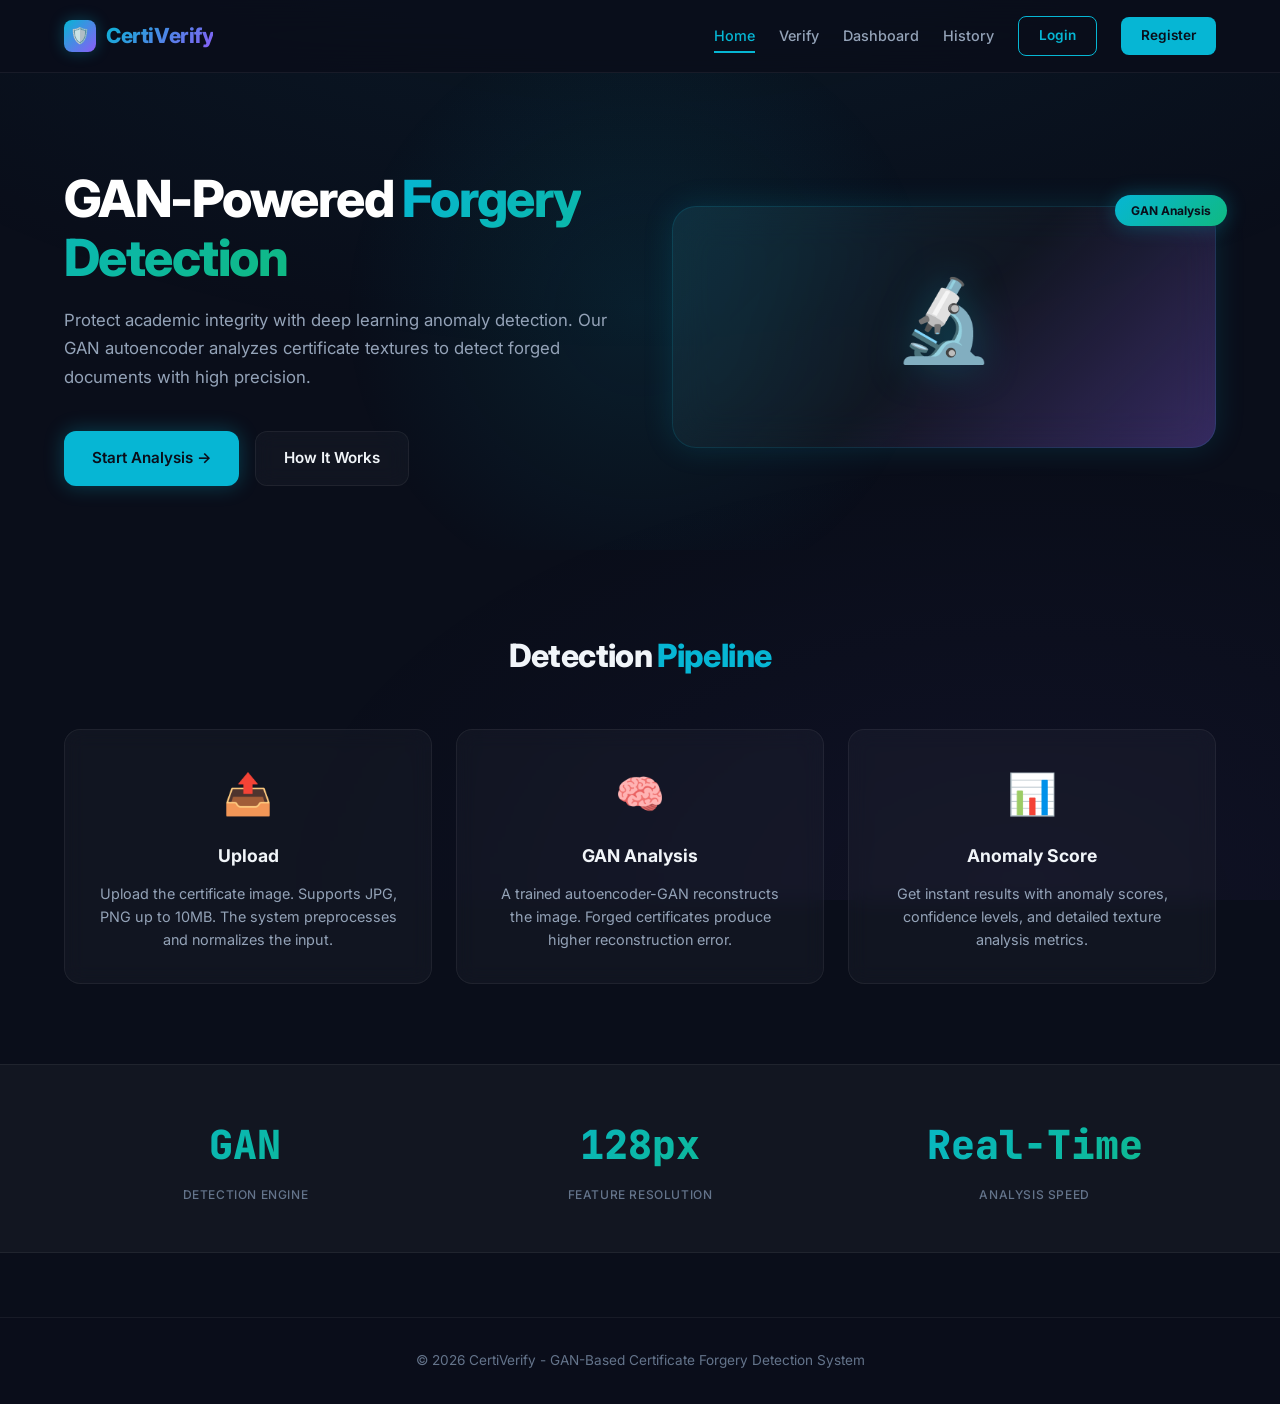
<file: frontend/index.html>
<!-- frontend/index.html -->
<!DOCTYPE html>
<html lang="en">

<head>
    <meta charset="UTF-8">
    <meta name="viewport" content="width=device-width, initial-scale=1.0">
    <title>CertiVerify - AI Certificate Forgery Detection</title>
    <meta name="description" content="AI-powered certificate forgery detection using GAN anomaly analysis and texture features.">
    <link rel="stylesheet" href="css/style.css">
</head>

<body>
    <nav class="navbar">
        <div class="container">
            <div class="nav-brand">
                <span class="brand-icon">🛡️</span>
                <span class="brand-text">CertiVerify</span>
            </div>
            <div class="nav-links" id="navLinks">
                <a href="index.html" class="active">Home</a>
                <a href="verify.html">Verify</a>
                <a href="dashboard.html">Dashboard</a>
                <a href="history.html">History</a>
                <a href="login.html" id="loginBtn" class="btn-login">Login</a>
                <a href="register.html" id="registerBtn" class="btn-register">Register</a>
                <a href="#" id="logoutBtn" class="btn-logout" style="display: none;">Logout</a>
            </div>
            <div class="mobile-menu-btn" onclick="toggleMobileMenu()">☰</div>
        </div>
    </nav>

    <main>
        <!-- Hero Section -->
        <section class="hero">
            <div class="container">
                <div class="hero-content">
                    <h1 class="hero-title">
                        GAN-Powered <span class="highlight">Forgery Detection</span>
                    </h1>
                    <p class="hero-subtitle">
                        Protect academic integrity with deep learning anomaly detection.
                        Our GAN autoencoder analyzes certificate textures to detect forged documents with high precision.
                    </p>
                    <div class="hero-buttons">
                        <a href="verify.html" class="btn btn-primary">Start Analysis →</a>
                        <a href="#features" class="btn btn-secondary">How It Works</a>
                    </div>
                </div>
                <div class="hero-image">
                    <div class="certificate-card">
                        <div class="certificate-icon">🔬</div>
                        <div class="certificate-badge">GAN Analysis</div>
                    </div>
                </div>
            </div>
        </section>

        <!-- Features Section -->
        <section id="features" class="features">
            <div class="container">
                <h2 class="section-title">Detection <span>Pipeline</span></h2>
                <div class="features-grid">
                    <div class="feature-card">
                        <div class="feature-icon">📤</div>
                        <h3>Upload</h3>
                        <p>Upload the certificate image. Supports JPG, PNG up to 10MB. The system preprocesses and normalizes the input.</p>
                    </div>
                    <div class="feature-card">
                        <div class="feature-icon">🧠</div>
                        <h3>GAN Analysis</h3>
                        <p>A trained autoencoder-GAN reconstructs the image. Forged certificates produce higher reconstruction error.</p>
                    </div>
                    <div class="feature-card">
                        <div class="feature-icon">📊</div>
                        <h3>Anomaly Score</h3>
                        <p>Get instant results with anomaly scores, confidence levels, and detailed texture analysis metrics.</p>
                    </div>
                </div>
            </div>
        </section>

        <!-- Stats Section -->
        <section class="stats">
            <div class="container">
                <div class="stats-grid">
                    <div class="stat-card">
                        <div class="stat-number">GAN</div>
                        <div class="stat-label">Detection Engine</div>
                    </div>
                    <div class="stat-card">
                        <div class="stat-number">128px</div>
                        <div class="stat-label">Feature Resolution</div>
                    </div>
                    <div class="stat-card">
                        <div class="stat-number">Real-Time</div>
                        <div class="stat-label">Analysis Speed</div>
                    </div>
                </div>
            </div>
        </section>
    </main>

    <footer class="footer">
        <div class="container">
            <p>&copy; 2026 CertiVerify - GAN-Based Certificate Forgery Detection System</p>
        </div>
    </footer>

    <script src="js/api.js"></script>
    <script src="js/auth.js"></script>
    <script src="js/main.js"></script>
</body>

</html>
</file>
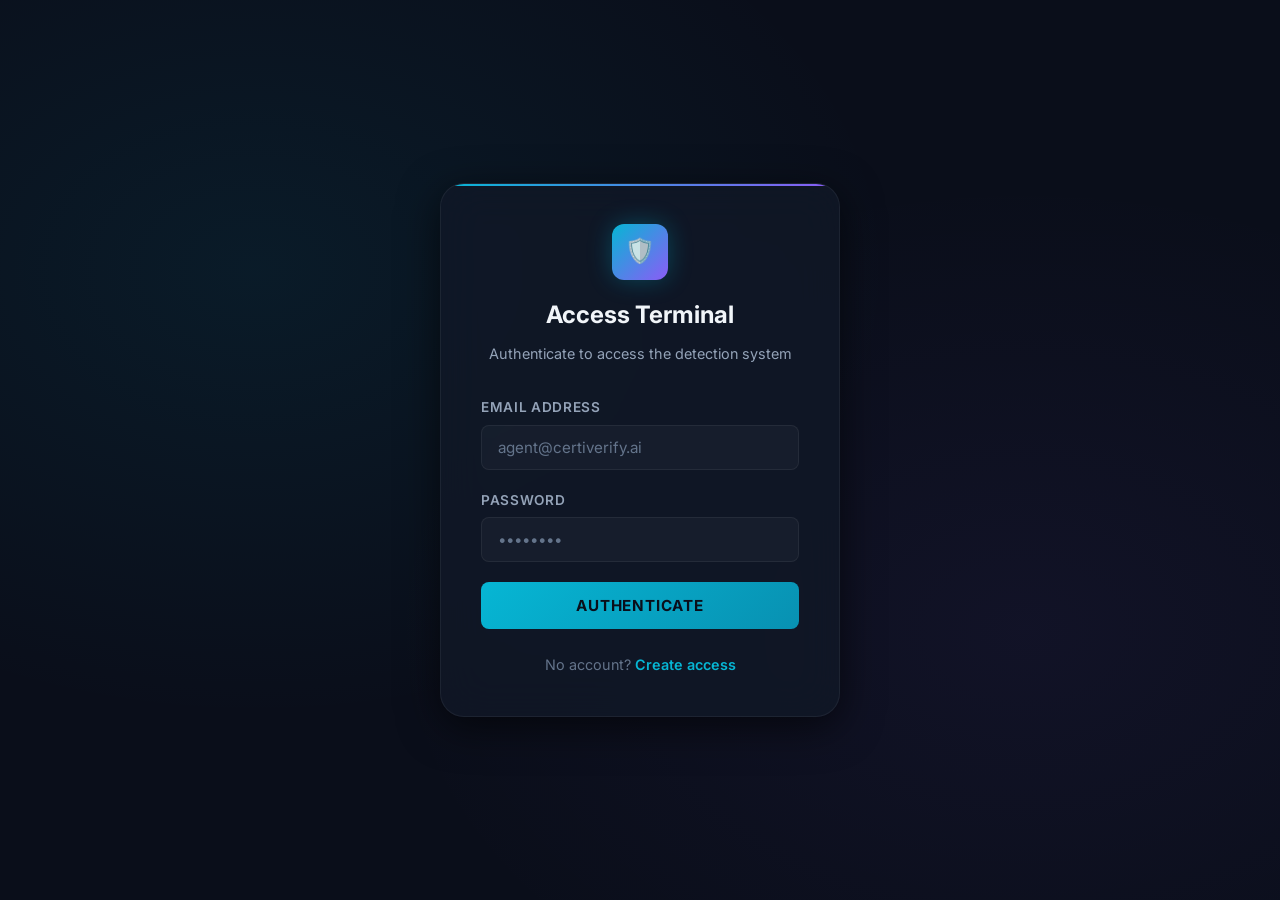
<file: frontend/history.html>
<!-- frontend/history.html -->
<!DOCTYPE html>
<html lang="en">

<head>
    <meta charset="UTF-8">
    <meta name="viewport" content="width=device-width, initial-scale=1.0">
    <title>Scan History - CertiVerify</title>
    <link rel="stylesheet" href="css/style.css">
</head>

<body>
    <nav class="navbar">
        <div class="container">
            <div class="nav-brand">
                <span class="brand-icon">🛡️</span>
                <span class="brand-text">CertiVerify</span>
            </div>
            <div class="nav-links" id="navLinks">
                <a href="index.html">Home</a>
                <a href="verify.html">Verify</a>
                <a href="dashboard.html">Dashboard</a>
                <a href="history.html" class="active">History</a>
                <a href="#" id="logoutBtnNav" class="btn-logout">Logout</a>
            </div>
        </div>
    </nav>

    <main class="container">
        <div class="page-header">
            <h1>📜 Scan History</h1>
            <p>Complete log of all certificate analyses</p>
        </div>

        <div class="history-filters">
            <input type="text" id="searchInput" placeholder="Search by filename..." class="search-input">
            <select id="filterResult" class="filter-select">
                <option value="all">All Results</option>
                <option value="real">Authentic Only</option>
                <option value="fake">Forged Only</option>
            </select>
        </div>

        <div class="table-container">
            <table class="data-table" id="historyTable">
                <thead>
                    <tr>
                        <th>ID</th>
                        <th>Document</th>
                        <th>Result</th>
                        <th>Confidence</th>
                        <th>Texture</th>
                        <th>GAN Score</th>
                        <th>Date</th>
                        <th>Action</th>
                    </tr>
                </thead>
                <tbody id="historyTableBody">
                    <tr>
                        <td colspan="8" class="text-center">No scans recorded yet</td>
                    </tr>
                </tbody>
            </table>
        </div>

        <div class="pagination" id="pagination"></div>
    </main>

    <div id="toast" class="toast"></div>

    <script src="js/api.js"></script>
    <script src="js/auth.js"></script>
    <script src="js/history.js"></script>
</body>

</html>
</file>
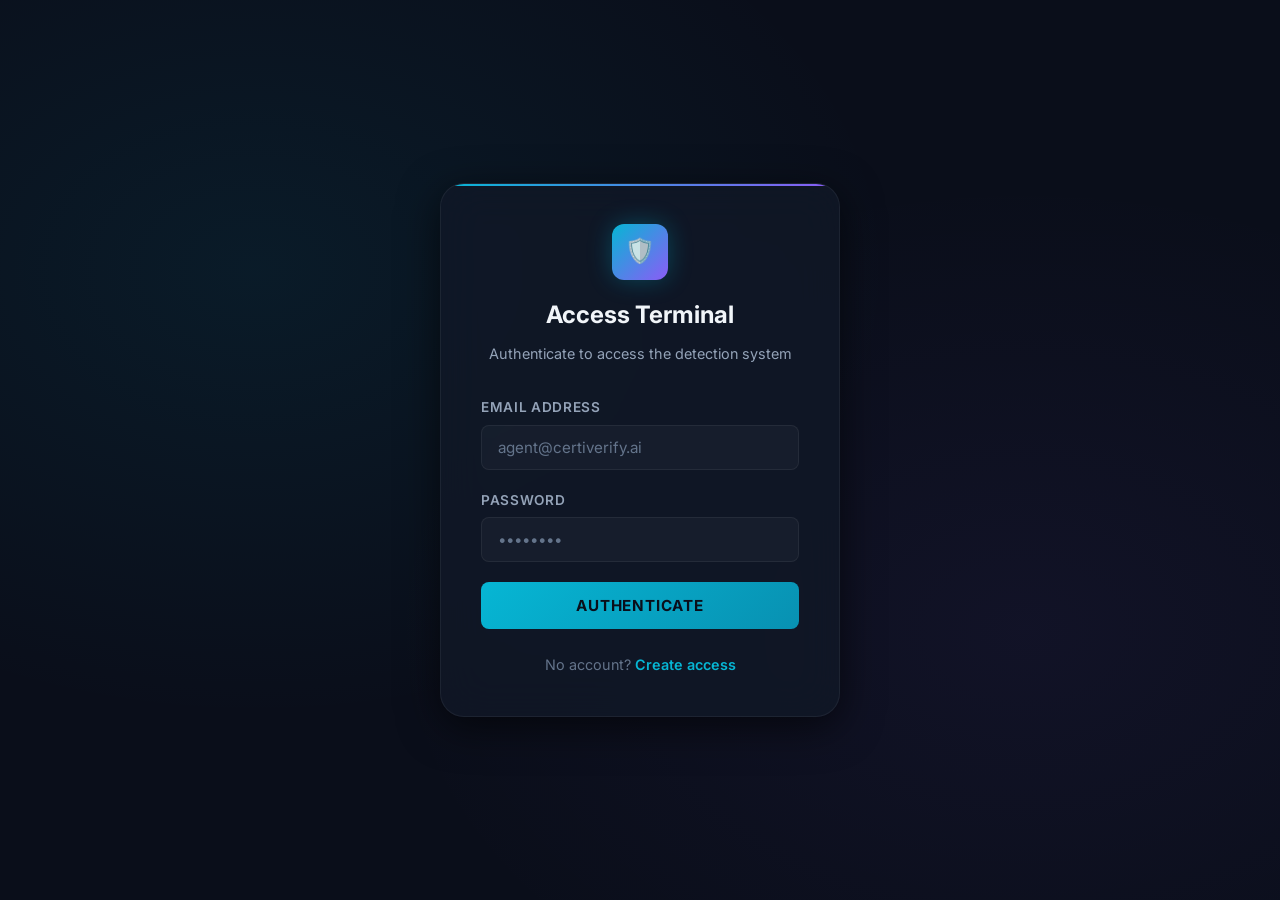
<file: frontend/login.html>
<!-- frontend/login.html -->
<!DOCTYPE html>
<html lang="en">

<head>
    <meta charset="UTF-8">
    <meta name="viewport" content="width=device-width, initial-scale=1.0">
    <title>Login - CertiVerify</title>
    <link rel="stylesheet" href="css/style.css">
</head>

<body class="auth-page">
    <div class="auth-container">
        <div class="auth-card">
            <div class="auth-header">
                <div class="auth-logo">🛡️</div>
                <h2>Access Terminal</h2>
                <p>Authenticate to access the detection system</p>
            </div>

            <form id="loginForm" class="auth-form">
                <div class="form-group">
                    <label for="email">Email Address</label>
                    <input type="email" id="email" name="email" required placeholder="agent@certiverify.ai">
                </div>

                <div class="form-group">
                    <label for="password">Password</label>
                    <input type="password" id="password" name="password" required placeholder="••••••••">
                </div>

                <button type="submit" class="btn-auth">Authenticate</button>
            </form>

            <div class="auth-footer">
                <p>No account? <a href="register.html">Create access</a></p>
            </div>
        </div>
    </div>

    <div id="toast" class="toast"></div>

    <script src="js/api.js"></script>
    <script src="js/auth.js"></script>
</body>

</html>
</file>
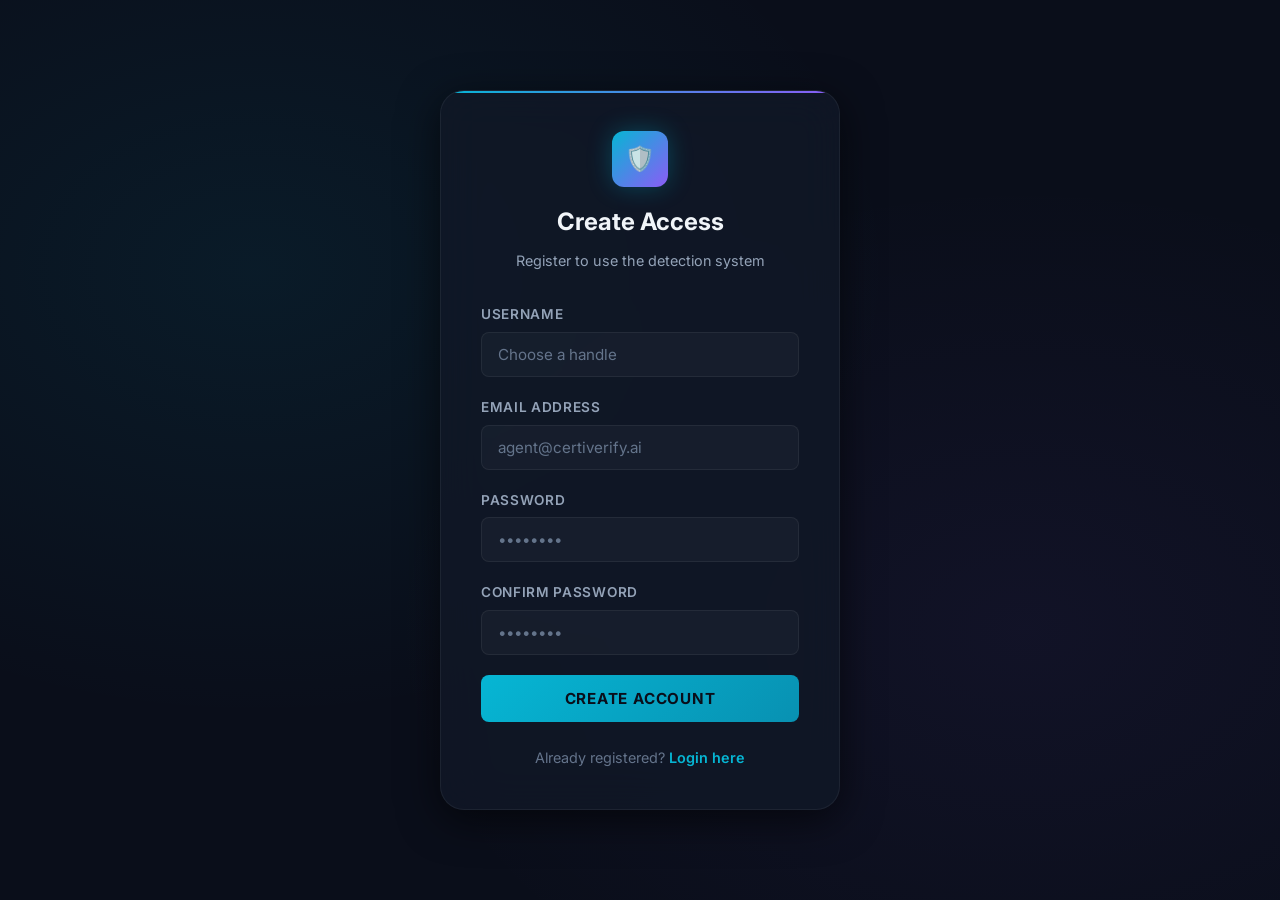
<file: frontend/register.html>
<!-- frontend/register.html -->
<!DOCTYPE html>
<html lang="en">

<head>
    <meta charset="UTF-8">
    <meta name="viewport" content="width=device-width, initial-scale=1.0">
    <title>Register - CertiVerify</title>
    <link rel="stylesheet" href="css/style.css">
</head>

<body class="auth-page">
    <div class="auth-container">
        <div class="auth-card">
            <div class="auth-header">
                <div class="auth-logo">🛡️</div>
                <h2>Create Access</h2>
                <p>Register to use the detection system</p>
            </div>

            <form id="registerForm" class="auth-form">
                <div class="form-group">
                    <label for="username">Username</label>
                    <input type="text" id="username" name="username" required placeholder="Choose a handle">
                </div>

                <div class="form-group">
                    <label for="email">Email Address</label>
                    <input type="email" id="email" name="email" required placeholder="agent@certiverify.ai">
                </div>

                <div class="form-group">
                    <label for="password">Password</label>
                    <input type="password" id="password" name="password" required placeholder="••••••••">
                </div>

                <div class="form-group">
                    <label for="confirmPassword">Confirm Password</label>
                    <input type="password" id="confirmPassword" name="confirmPassword" required
                        placeholder="••••••••">
                </div>

                <button type="submit" class="btn-auth">Create Account</button>
            </form>

            <div class="auth-footer">
                <p>Already registered? <a href="login.html">Login here</a></p>
            </div>
        </div>
    </div>

    <div id="toast" class="toast"></div>

    <script src="js/api.js"></script>
    <script src="js/auth.js"></script>
</body>

</html>
</file>
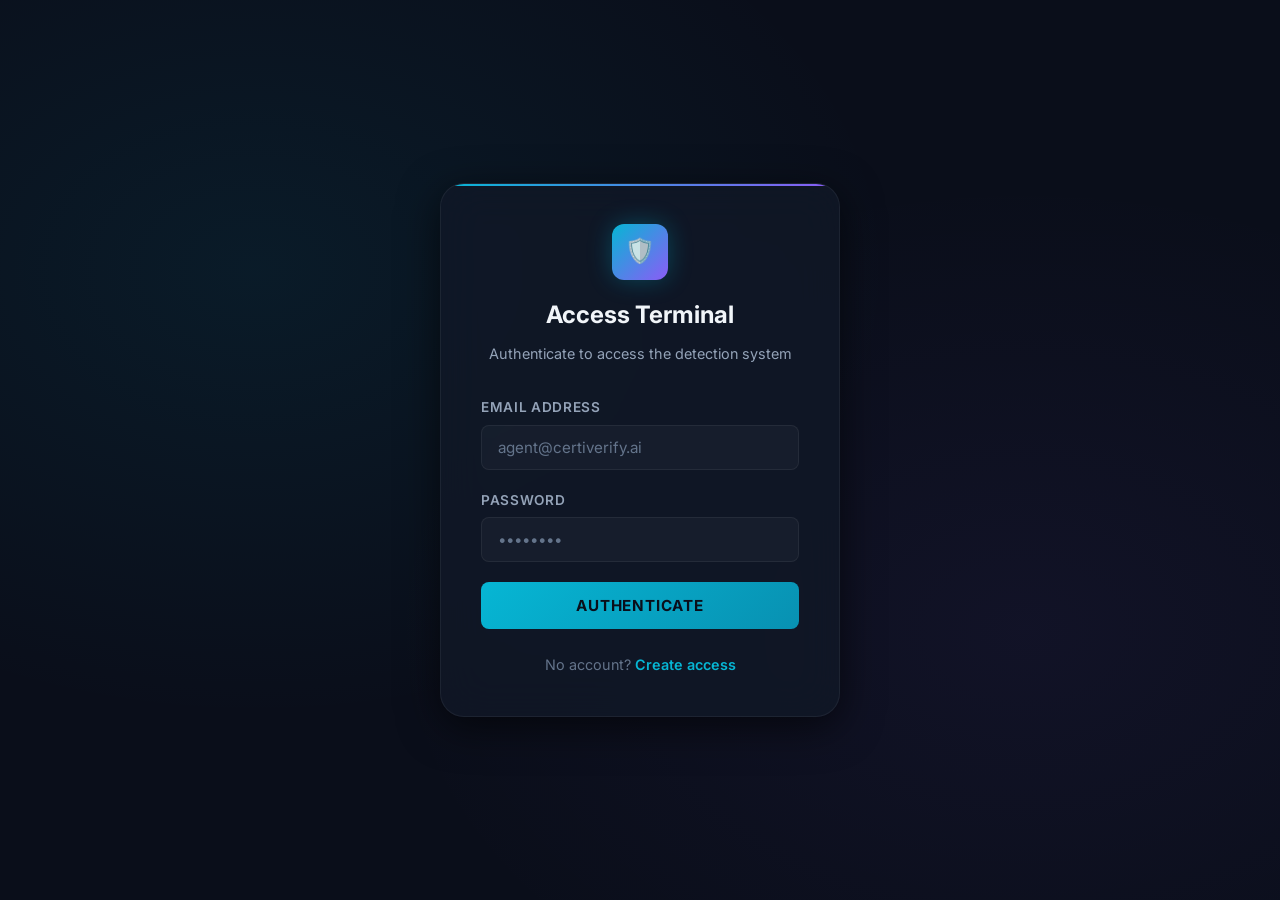
<file: frontend/verify.html>
<!-- frontend/verify.html -->
<!DOCTYPE html>
<html lang="en">

<head>
    <meta charset="UTF-8">
    <meta name="viewport" content="width=device-width, initial-scale=1.0">
    <title>Verify Certificate - CertiVerify</title>
    <link rel="stylesheet" href="css/style.css">
</head>

<body>
    <nav class="navbar">
        <div class="container">
            <div class="nav-brand">
                <span class="brand-icon">🛡️</span>
                <span class="brand-text">CertiVerify</span>
            </div>
            <div class="nav-links" id="navLinks">
                <a href="index.html">Home</a>
                <a href="verify.html" class="active">Verify</a>
                <a href="dashboard.html">Dashboard</a>
                <a href="history.html">History</a>
                <a href="#" id="logoutBtnNav" class="btn-logout">Logout</a>
            </div>
        </div>
    </nav>

    <main class="container">
        <div class="page-header">
            <h1>🔬 Certificate Analysis</h1>
            <p>Upload a certificate image for GAN-powered forgery detection</p>
        </div>

        <div class="verify-container">
            <!-- Upload Area -->
            <div class="upload-area" id="uploadArea">
                <div class="upload-icon">📄</div>
                <h3>Drop Certificate Image Here</h3>
                <p>or click to select a file</p>
                <input type="file" id="fileInput" accept="image/jpeg,image/png,image/jpg" style="display: none;">
                <button class="btn-browse" onclick="document.getElementById('fileInput').click()">Browse Files</button>
                <p class="upload-hint">Supported: JPG, PNG | Max: 10MB</p>
            </div>

            <!-- Preview Area -->
            <div id="previewArea" class="preview-area" style="display: none;">
                <div class="preview-header">
                    <h3>Image Preview</h3>
                    <button class="btn-remove" onclick="clearPreview()">✕</button>
                </div>
                <img id="previewImage" class="preview-image" alt="Preview">
                <button id="verifyBtn" class="btn-verify">▶ Run GAN Analysis</button>
            </div>

            <!-- Loading Indicator -->
            <div id="loadingIndicator" class="loading-indicator" style="display: none;">
                <div class="spinner"></div>
                <p>Running anomaly detection pipeline...</p>
                <p class="loading-step">Initializing GAN autoencoder...</p>
            </div>

            <!-- Results Area -->
            <div id="resultsArea" class="results-area" style="display: none;">
                <div class="result-header">
                    <h2>Analysis Complete</h2>
                    <button class="btn-new-verification" onclick="resetVerification()">+ New Scan</button>
                </div>

                <div id="resultContent"></div>
            </div>
        </div>
    </main>

    <div id="toast" class="toast"></div>

    <script src="js/api.js"></script>
    <script src="js/auth.js"></script>
    <script src="js/verify.js"></script>
</body>

</html>
</file>
<file: frontend/css/style.css>
/* frontend/css/style.css - CertiVerify Dark Cybersecurity Theme */
@import url('https://fonts.googleapis.com/css2?family=Inter:wght@300;400;500;600;700;800;900&family=JetBrains+Mono:wght@400;500;700&display=swap');

/* ============================================================ */
/*  CSS Custom Properties (Design Tokens)                       */
/* ============================================================ */
:root {
    --bg-primary: #0a0e1a;
    --bg-secondary: #111827;
    --bg-card: rgba(17, 24, 39, 0.8);
    --bg-glass: rgba(255, 255, 255, 0.03);
    --bg-glass-hover: rgba(255, 255, 255, 0.06);

    --accent-cyan: #06b6d4;
    --accent-cyan-glow: rgba(6, 182, 212, 0.3);
    --accent-green: #10b981;
    --accent-green-glow: rgba(16, 185, 129, 0.3);
    --accent-red: #ef4444;
    --accent-red-glow: rgba(239, 68, 68, 0.3);
    --accent-amber: #f59e0b;
    --accent-purple: #8b5cf6;

    --text-primary: #f1f5f9;
    --text-secondary: #94a3b8;
    --text-muted: #64748b;

    --border-color: rgba(255, 255, 255, 0.06);
    --border-glow: rgba(6, 182, 212, 0.15);

    --shadow-sm: 0 1px 3px rgba(0, 0, 0, 0.4);
    --shadow-md: 0 4px 16px rgba(0, 0, 0, 0.5);
    --shadow-lg: 0 10px 40px rgba(0, 0, 0, 0.6);
    --shadow-glow: 0 0 30px rgba(6, 182, 212, 0.15);

    --radius-sm: 8px;
    --radius-md: 12px;
    --radius-lg: 16px;
    --radius-xl: 24px;

    --font-sans: 'Inter', -apple-system, sans-serif;
    --font-mono: 'JetBrains Mono', monospace;
}

/* ============================================================ */
/*  Reset & Base                                                */
/* ============================================================ */
*, *::before, *::after { margin: 0; padding: 0; box-sizing: border-box; }

body {
    font-family: var(--font-sans);
    background: var(--bg-primary);
    color: var(--text-primary);
    line-height: 1.6;
    min-height: 100vh;
    overflow-x: hidden;
}

body::before {
    content: '';
    position: fixed;
    top: 0; left: 0; right: 0; bottom: 0;
    background:
        radial-gradient(ellipse 80% 60% at 50% -20%, rgba(6, 182, 212, 0.08), transparent),
        radial-gradient(ellipse 60% 50% at 80% 100%, rgba(139, 92, 246, 0.05), transparent);
    pointer-events: none;
    z-index: 0;
}

.container { max-width: 1200px; margin: 0 auto; padding: 0 24px; position: relative; z-index: 1; }

a { color: var(--accent-cyan); text-decoration: none; transition: color 0.3s; }
a:hover { color: #22d3ee; }

/* ============================================================ */
/*  Navbar                                                      */
/* ============================================================ */
.navbar {
    background: rgba(10, 14, 26, 0.85);
    backdrop-filter: blur(20px);
    border-bottom: 1px solid var(--border-color);
    position: sticky;
    top: 0;
    z-index: 1000;
}

.navbar .container {
    display: flex;
    justify-content: space-between;
    align-items: center;
    padding: 1rem 24px;
}

.nav-brand {
    display: flex;
    align-items: center;
    gap: 10px;
    font-size: 1.3rem;
    font-weight: 700;
}

.brand-icon {
    width: 32px;
    height: 32px;
    background: linear-gradient(135deg, var(--accent-cyan), var(--accent-purple));
    border-radius: 8px;
    display: flex;
    align-items: center;
    justify-content: center;
    font-size: 1rem;
    box-shadow: 0 0 15px var(--accent-cyan-glow);
}

.brand-text {
    background: linear-gradient(135deg, var(--accent-cyan), var(--accent-purple));
    -webkit-background-clip: text;
    background-clip: text;
    -webkit-text-fill-color: transparent;
    color: transparent;
    font-weight: 800;
    letter-spacing: -0.02em;
}

.nav-links { display: flex; gap: 1.5rem; align-items: center; }

.nav-links a {
    color: var(--text-secondary);
    font-weight: 500;
    font-size: 0.9rem;
    padding: 6px 0;
    position: relative;
    transition: color 0.3s;
}

.nav-links a::after {
    content: '';
    position: absolute;
    bottom: 0; left: 0; right: 0;
    height: 2px;
    background: var(--accent-cyan);
    transform: scaleX(0);
    transition: transform 0.3s;
}

.nav-links a:hover, .nav-links a.active { color: var(--accent-cyan); }
.nav-links a.active::after, .nav-links a:hover::after { transform: scaleX(1); }

.btn-login, .btn-register, .btn-logout {
    padding: 8px 20px !important;
    border-radius: var(--radius-sm) !important;
    font-weight: 600 !important;
    font-size: 0.85rem !important;
    transition: all 0.3s !important;
}

.btn-login {
    background: transparent !important;
    border: 1px solid var(--accent-cyan) !important;
    color: var(--accent-cyan) !important;
}
.btn-login:hover { background: var(--accent-cyan) !important; color: var(--bg-primary) !important; }

.btn-register {
    background: var(--accent-cyan) !important;
    color: var(--bg-primary) !important;
}
.btn-register:hover { background: #22d3ee !important; box-shadow: var(--shadow-glow) !important; }

.btn-logout {
    background: rgba(239, 68, 68, 0.1) !important;
    border: 1px solid rgba(239, 68, 68, 0.3) !important;
    color: var(--accent-red) !important;
}
.btn-logout:hover { background: var(--accent-red) !important; color: white !important; }

.mobile-menu-btn { display: none; font-size: 1.5rem; cursor: pointer; color: var(--text-secondary); }

/* ============================================================ */
/*  Hero Section                                                */
/* ============================================================ */
.hero {
    padding: 6rem 0 4rem;
    background: transparent;
    color: white;
    position: relative;
    overflow: hidden;
}

.hero::before {
    content: '';
    position: absolute;
    top: 50%; left: 50%;
    width: 600px; height: 600px;
    background: radial-gradient(circle, rgba(6, 182, 212, 0.1), transparent 70%);
    transform: translate(-50%, -50%);
    pointer-events: none;
}

.hero .container {
    display: grid;
    grid-template-columns: 1fr 1fr;
    gap: 4rem;
    align-items: center;
}

.hero-title {
    font-size: 3.2rem;
    font-weight: 800;
    line-height: 1.15;
    letter-spacing: -0.03em;
    margin-bottom: 1.2rem;
}

.highlight {
    background: linear-gradient(135deg, var(--accent-cyan), var(--accent-green));
    -webkit-background-clip: text;
    background-clip: text;
    -webkit-text-fill-color: transparent;
    color: transparent;
}

.hero-subtitle {
    font-size: 1.05rem;
    color: var(--text-secondary);
    margin-bottom: 2.5rem;
    line-height: 1.7;
}

.hero-buttons { display: flex; gap: 1rem; }

.btn { display: inline-flex; align-items: center; gap: 8px; font-weight: 600; transition: all 0.3s; }

.btn-primary, .btn-secondary {
    padding: 14px 28px;
    border-radius: var(--radius-md);
    font-weight: 600;
    font-size: 0.95rem;
    transition: all 0.3s;
}

.btn-primary {
    background: var(--accent-cyan);
    color: var(--bg-primary);
    box-shadow: 0 0 20px var(--accent-cyan-glow);
}
.btn-primary:hover { transform: translateY(-2px); box-shadow: 0 0 40px var(--accent-cyan-glow); color: var(--bg-primary); }

.btn-secondary {
    background: var(--bg-glass);
    color: var(--text-primary);
    border: 1px solid var(--border-color);
    backdrop-filter: blur(10px);
}
.btn-secondary:hover { background: var(--bg-glass-hover); transform: translateY(-2px); color: var(--text-primary); }

/* Certificate Card (Hero visual) */
.certificate-card {
    background: var(--bg-glass);
    backdrop-filter: blur(20px);
    border: 1px solid var(--border-glow);
    border-radius: var(--radius-xl);
    padding: 3rem 2rem;
    text-align: center;
    position: relative;
    box-shadow: var(--shadow-glow);
}

.certificate-card::before {
    content: '';
    position: absolute;
    inset: -1px;
    border-radius: var(--radius-xl);
    background: linear-gradient(135deg, var(--accent-cyan-glow), transparent 50%, var(--accent-purple));
    opacity: 0.3;
    z-index: -1;
}

.certificate-icon { font-size: 5rem; margin-bottom: 1rem; filter: drop-shadow(0 0 20px var(--accent-cyan-glow)); }

.certificate-badge {
    position: absolute;
    top: -12px; right: -12px;
    background: linear-gradient(135deg, var(--accent-cyan), var(--accent-green));
    padding: 6px 16px;
    border-radius: 20px;
    font-size: 0.75rem;
    font-weight: 700;
    color: var(--bg-primary);
    box-shadow: 0 0 20px var(--accent-cyan-glow);
}

/* ============================================================ */
/*  Features                                                    */
/* ============================================================ */
.features { padding: 5rem 0; }

.section-title {
    text-align: center;
    font-size: 2rem;
    font-weight: 800;
    margin-bottom: 3rem;
    letter-spacing: -0.02em;
}

.section-title span { color: var(--accent-cyan); }

.features-grid { display: grid; grid-template-columns: repeat(auto-fit, minmax(300px, 1fr)); gap: 1.5rem; }

.feature-card {
    background: var(--bg-glass);
    backdrop-filter: blur(10px);
    border: 1px solid var(--border-color);
    padding: 2rem;
    border-radius: var(--radius-lg);
    text-align: center;
    transition: all 0.4s;
    position: relative;
    overflow: hidden;
}

.feature-card::before {
    content: '';
    position: absolute;
    top: 0; left: 0; right: 0;
    height: 2px;
    background: linear-gradient(90deg, transparent, var(--accent-cyan), transparent);
    opacity: 0;
    transition: opacity 0.4s;
}

.feature-card:hover {
    transform: translateY(-4px);
    border-color: var(--border-glow);
    box-shadow: var(--shadow-glow);
}

.feature-card:hover::before { opacity: 1; }

.feature-icon { font-size: 2.5rem; margin-bottom: 1rem; }

.feature-card h3 { margin-bottom: 0.75rem; font-weight: 700; color: var(--text-primary); font-size: 1.1rem; }

.feature-card p { color: var(--text-secondary); font-size: 0.9rem; line-height: 1.6; }

/* ============================================================ */
/*  Stats (Home / Landing)                                      */
/* ============================================================ */
.stats {
    background: var(--bg-glass);
    border-top: 1px solid var(--border-color);
    border-bottom: 1px solid var(--border-color);
    padding: 3rem 0;
}

.stats-grid {
    display: grid;
    grid-template-columns: repeat(auto-fit, minmax(200px, 1fr));
    gap: 2rem;
    text-align: center;
}

.stat-number {
    font-size: 2.5rem;
    font-weight: 800;
    font-family: var(--font-mono);
    background: linear-gradient(135deg, var(--accent-cyan), var(--accent-green));
    -webkit-background-clip: text;
    background-clip: text;
    -webkit-text-fill-color: transparent;
    color: transparent;
}

.stat-label { margin-top: 0.5rem; color: var(--text-muted); font-size: 0.85rem; font-weight: 500; }

/* ============================================================ */
/*  Footer                                                      */
/* ============================================================ */
.footer {
    background: rgba(10, 14, 26, 0.9);
    border-top: 1px solid var(--border-color);
    text-align: center;
    padding: 2rem 0;
    margin-top: 4rem;
    color: var(--text-muted);
    font-size: 0.85rem;
}

/* ============================================================ */
/*  Auth Pages (Login / Register)                               */
/* ============================================================ */
.auth-page {
    background: var(--bg-primary);
    min-height: 100vh;
    display: flex;
    align-items: center;
    justify-content: center;
    position: relative;
}

.auth-page::before {
    content: '';
    position: absolute;
    top: 0; left: 0; right: 0; bottom: 0;
    background:
        radial-gradient(ellipse 50% 50% at 20% 30%, rgba(6, 182, 212, 0.08), transparent),
        radial-gradient(ellipse 50% 50% at 80% 70%, rgba(139, 92, 246, 0.06), transparent);
    pointer-events: none;
}

.auth-container { width: 100%; max-width: 440px; padding: 20px; position: relative; z-index: 1; }

.auth-card {
    background: var(--bg-card);
    backdrop-filter: blur(20px);
    border: 1px solid var(--border-color);
    border-radius: var(--radius-xl);
    padding: 2.5rem;
    box-shadow: var(--shadow-lg);
    position: relative;
    overflow: hidden;
}

.auth-card::before {
    content: '';
    position: absolute;
    top: 0; left: 0; right: 0;
    height: 2px;
    background: linear-gradient(90deg, var(--accent-cyan), var(--accent-purple));
}

.auth-header { text-align: center; margin-bottom: 2rem; }

.auth-logo {
    width: 56px; height: 56px;
    background: linear-gradient(135deg, var(--accent-cyan), var(--accent-purple));
    border-radius: var(--radius-md);
    display: flex;
    align-items: center;
    justify-content: center;
    margin: 0 auto 1rem;
    font-size: 1.5rem;
    box-shadow: 0 0 25px var(--accent-cyan-glow);
}

.auth-header h2 { color: var(--text-primary); font-weight: 700; margin-bottom: 0.5rem; }
.auth-header p { color: var(--text-secondary); font-size: 0.9rem; }

.auth-form { display: flex; flex-direction: column; gap: 1.25rem; }

.form-group { display: flex; flex-direction: column; gap: 6px; }
.form-group label { font-weight: 600; color: var(--text-secondary); font-size: 0.85rem; text-transform: uppercase; letter-spacing: 0.05em; }

.form-group input {
    padding: 12px 16px;
    background: rgba(255, 255, 255, 0.03);
    border: 1px solid var(--border-color);
    border-radius: var(--radius-sm);
    color: var(--text-primary);
    font-size: 0.95rem;
    font-family: var(--font-sans);
    transition: all 0.3s;
}

.form-group input::placeholder { color: var(--text-muted); }
.form-group input:focus { outline: none; border-color: var(--accent-cyan); box-shadow: 0 0 0 3px var(--accent-cyan-glow); }

.btn-auth {
    background: linear-gradient(135deg, var(--accent-cyan), #0891b2);
    color: var(--bg-primary);
    padding: 14px;
    border: none;
    border-radius: var(--radius-sm);
    font-size: 0.95rem;
    font-weight: 700;
    font-family: var(--font-sans);
    cursor: pointer;
    transition: all 0.3s;
    text-transform: uppercase;
    letter-spacing: 0.05em;
}

.btn-auth:hover { box-shadow: 0 0 30px var(--accent-cyan-glow); transform: translateY(-1px); }

.auth-footer { text-align: center; margin-top: 1.5rem; color: var(--text-muted); font-size: 0.9rem; }
.auth-footer a { color: var(--accent-cyan); font-weight: 600; }

/* ============================================================ */
/*  Page Header                                                 */
/* ============================================================ */
.page-header { margin: 2rem 0; }
.page-header h1 {
    font-size: 2rem;
    font-weight: 800;
    margin-bottom: 0.5rem;
    letter-spacing: -0.02em;
}
.page-header p { color: var(--text-secondary); }

/* ============================================================ */
/*  Verify Page                                                 */
/* ============================================================ */
.verify-container {
    background: var(--bg-card);
    border: 1px solid var(--border-color);
    border-radius: var(--radius-xl);
    padding: 2rem;
    box-shadow: var(--shadow-md);
}

.upload-area {
    border: 2px dashed rgba(6, 182, 212, 0.2);
    border-radius: var(--radius-lg);
    padding: 4rem 2rem;
    text-align: center;
    cursor: pointer;
    transition: all 0.4s;
    position: relative;
    overflow: hidden;
}

.upload-area::before {
    content: '';
    position: absolute;
    inset: 0;
    background: radial-gradient(circle at center, rgba(6, 182, 212, 0.03), transparent 70%);
    pointer-events: none;
}

.upload-area:hover {
    border-color: var(--accent-cyan);
    background: rgba(6, 182, 212, 0.03);
    box-shadow: inset 0 0 40px rgba(6, 182, 212, 0.05);
}

.upload-icon { font-size: 4rem; margin-bottom: 1rem; filter: grayscale(0.3); }
.upload-area h3 { margin-bottom: 0.5rem; color: var(--text-primary); }
.upload-area p { color: var(--text-secondary); }

.btn-browse {
    margin-top: 1.2rem;
    padding: 10px 24px;
    background: var(--accent-cyan);
    color: var(--bg-primary);
    border: none;
    border-radius: var(--radius-sm);
    cursor: pointer;
    font-weight: 600;
    font-family: var(--font-sans);
    transition: all 0.3s;
}
.btn-browse:hover { box-shadow: 0 0 20px var(--accent-cyan-glow); }

.upload-hint { margin-top: 1rem; font-size: 0.75rem; color: var(--text-muted); font-family: var(--font-mono); }

.preview-area { margin-top: 2rem; }
.preview-header { display: flex; justify-content: space-between; align-items: center; margin-bottom: 1rem; }
.preview-header h3 { color: var(--text-primary); }

.btn-remove { background: none; border: none; font-size: 1.5rem; cursor: pointer; color: var(--text-muted); transition: color 0.3s; }
.btn-remove:hover { color: var(--accent-red); }

.preview-image { max-width: 100%; max-height: 400px; border-radius: var(--radius-md); margin-bottom: 1rem; border: 1px solid var(--border-color); }

.btn-verify {
    width: 100%;
    padding: 16px;
    background: linear-gradient(135deg, var(--accent-green), #059669);
    color: white;
    border: none;
    border-radius: var(--radius-md);
    font-size: 1rem;
    font-weight: 700;
    font-family: var(--font-sans);
    cursor: pointer;
    transition: all 0.3s;
    text-transform: uppercase;
    letter-spacing: 0.05em;
}
.btn-verify:hover { box-shadow: 0 0 30px var(--accent-green-glow); transform: translateY(-1px); }

/* Loading */
.loading-indicator { text-align: center; padding: 4rem 2rem; }

.spinner {
    width: 50px; height: 50px;
    border: 3px solid var(--border-color);
    border-top-color: var(--accent-cyan);
    border-radius: 50%;
    animation: spin 0.8s linear infinite;
    margin: 0 auto 1.5rem;
    box-shadow: 0 0 15px var(--accent-cyan-glow);
}

@keyframes spin { to { transform: rotate(360deg); } }

.loading-indicator p { color: var(--text-secondary); }
.loading-step { font-family: var(--font-mono); font-size: 0.85rem; color: var(--accent-cyan); margin-top: 0.5rem; }

/* Results */
.results-area { margin-top: 2rem; }

.result-header {
    display: flex;
    justify-content: space-between;
    align-items: center;
    margin-bottom: 1.5rem;
}

.result-header h2 { font-weight: 700; }

.btn-new-verification {
    padding: 10px 20px;
    background: var(--accent-cyan);
    color: var(--bg-primary);
    border: none;
    border-radius: var(--radius-sm);
    cursor: pointer;
    font-weight: 600;
    font-family: var(--font-sans);
    transition: all 0.3s;
}
.btn-new-verification:hover { box-shadow: 0 0 20px var(--accent-cyan-glow); }

.result-card {
    background: var(--bg-glass);
    border: 1px solid var(--border-color);
    border-radius: var(--radius-lg);
    padding: 1.5rem;
    margin-bottom: 1rem;
}

.result-status { display: flex; align-items: center; gap: 1rem; margin-bottom: 1rem; }
.result-status.real { color: var(--accent-green); }
.result-status.fake { color: var(--accent-red); }
.result-status-icon { font-size: 3rem; }
.result-status-text { font-size: 1.4rem; font-weight: 800; letter-spacing: -0.02em; }

.result-confidence { font-size: 2rem; font-weight: 800; margin-bottom: 1rem; font-family: var(--font-mono); }

.result-details {
    display: grid;
    grid-template-columns: repeat(auto-fit, minmax(150px, 1fr));
    gap: 1rem;
    margin-top: 1rem;
    padding-top: 1rem;
    border-top: 1px solid var(--border-color);
}

.detail-item { text-align: center; }
.detail-label { font-size: 0.7rem; color: var(--text-muted); margin-bottom: 4px; text-transform: uppercase; letter-spacing: 0.1em; font-family: var(--font-mono); }
.detail-value { font-size: 1rem; font-weight: 700; font-family: var(--font-mono); color: var(--accent-cyan); }

/* ============================================================ */
/*  Dashboard                                                   */
/* ============================================================ */
.stats-dashboard {
    display: grid;
    grid-template-columns: repeat(auto-fit, minmax(230px, 1fr));
    gap: 1.25rem;
    margin-bottom: 2rem;
}

.stat-card-dashboard {
    background: var(--bg-card);
    border: 1px solid var(--border-color);
    padding: 1.5rem;
    border-radius: var(--radius-lg);
    display: flex;
    align-items: center;
    gap: 1rem;
    transition: all 0.3s;
    position: relative;
    overflow: hidden;
}

.stat-card-dashboard::before {
    content: '';
    position: absolute;
    top: 0; left: 0; bottom: 0;
    width: 3px;
    background: var(--accent-cyan);
}

.stat-card-dashboard:hover { border-color: var(--border-glow); box-shadow: var(--shadow-glow); }

.stat-icon { font-size: 2rem; }
.stat-info { flex: 1; }
.stat-value { font-size: 1.6rem; font-weight: 800; color: var(--text-primary); font-family: var(--font-mono); }
.stat-label { font-size: 0.75rem; color: var(--text-muted); text-transform: uppercase; letter-spacing: 0.05em; }

.charts-row {
    display: grid;
    grid-template-columns: repeat(auto-fit, minmax(350px, 1fr));
    gap: 1.25rem;
    margin-bottom: 2rem;
}

.chart-card {
    background: var(--bg-card);
    border: 1px solid var(--border-color);
    padding: 1.5rem;
    border-radius: var(--radius-lg);
}

.chart-card h3 { margin-bottom: 1rem; font-weight: 700; color: var(--text-primary); }

.quick-actions { display: flex; flex-direction: column; gap: 0.75rem; }

.quick-action-btn {
    display: block;
    padding: 14px;
    text-align: center;
    border-radius: var(--radius-md);
    font-weight: 700;
    transition: all 0.3s;
    font-size: 0.95rem;
}

.quick-action-btn.primary {
    background: linear-gradient(135deg, var(--accent-cyan), #0891b2);
    color: var(--bg-primary);
}
.quick-action-btn.primary:hover { box-shadow: 0 0 25px var(--accent-cyan-glow); color: var(--bg-primary); }

.quick-action-btn.secondary {
    background: var(--bg-glass);
    color: var(--text-secondary);
    border: 1px solid var(--border-color);
}
.quick-action-btn.secondary:hover { border-color: var(--accent-cyan); color: var(--accent-cyan); }

.recent-verifications {
    background: var(--bg-card);
    border: 1px solid var(--border-color);
    padding: 1.5rem;
    border-radius: var(--radius-lg);
}

.recent-verifications h3 { margin-bottom: 1rem; font-weight: 700; }

/* ============================================================ */
/*  Tables                                                      */
/* ============================================================ */
.table-container { overflow-x: auto; }

.data-table { width: 100%; border-collapse: collapse; }

.data-table th,
.data-table td {
    padding: 12px 14px;
    text-align: left;
    border-bottom: 1px solid var(--border-color);
    font-size: 0.85rem;
}

.data-table th {
    background: rgba(255, 255, 255, 0.02);
    font-weight: 700;
    color: var(--text-muted);
    text-transform: uppercase;
    letter-spacing: 0.05em;
    font-size: 0.7rem;
}

.data-table td { color: var(--text-secondary); font-family: var(--font-mono); font-size: 0.85rem; }

.data-table tr:hover td { background: rgba(6, 182, 212, 0.02); }

.text-center { text-align: center; }

.btn-view {
    padding: 5px 12px;
    background: transparent;
    border: 1px solid var(--accent-cyan);
    color: var(--accent-cyan);
    border-radius: var(--radius-sm);
    cursor: pointer;
    font-size: 0.8rem;
    font-weight: 600;
    font-family: var(--font-sans);
    transition: all 0.3s;
}
.btn-view:hover { background: var(--accent-cyan); color: var(--bg-primary); }

.badge-real, .badge-fake {
    display: inline-block;
    padding: 4px 10px;
    border-radius: 20px;
    font-size: 0.7rem;
    font-weight: 700;
    text-transform: uppercase;
    letter-spacing: 0.05em;
    font-family: var(--font-mono);
}

.badge-real { background: rgba(16, 185, 129, 0.1); color: var(--accent-green); border: 1px solid rgba(16, 185, 129, 0.2); }
.badge-fake { background: rgba(239, 68, 68, 0.1); color: var(--accent-red); border: 1px solid rgba(239, 68, 68, 0.2); }

/* ============================================================ */
/*  History filters                                             */
/* ============================================================ */
.history-filters { display: flex; gap: 1rem; margin-bottom: 1.5rem; }

.search-input, .filter-select {
    padding: 10px 16px;
    background: var(--bg-glass);
    border: 1px solid var(--border-color);
    border-radius: var(--radius-sm);
    color: var(--text-primary);
    font-size: 0.9rem;
    font-family: var(--font-sans);
    transition: border-color 0.3s;
}

.search-input::placeholder { color: var(--text-muted); }
.search-input:focus, .filter-select:focus { outline: none; border-color: var(--accent-cyan); }
.search-input { flex: 1; }
.filter-select { width: 160px; }
.filter-select option { background: var(--bg-secondary); }

/* ============================================================ */
/*  Pagination                                                  */
/* ============================================================ */
.pagination { display: flex; justify-content: center; gap: 0.5rem; margin-top: 2rem; }

.pagination button {
    padding: 8px 14px;
    border: 1px solid var(--border-color);
    background: var(--bg-glass);
    color: var(--text-secondary);
    border-radius: var(--radius-sm);
    cursor: pointer;
    font-family: var(--font-mono);
    transition: all 0.3s;
}

.pagination button:hover { border-color: var(--accent-cyan); color: var(--accent-cyan); }
.pagination button.active { background: var(--accent-cyan); color: var(--bg-primary); border-color: var(--accent-cyan); }

/* ============================================================ */
/*  Toast Notifications                                         */
/* ============================================================ */
.toast {
    position: fixed;
    bottom: 24px; right: 24px;
    padding: 14px 24px;
    background: var(--bg-card);
    color: var(--text-primary);
    border: 1px solid var(--border-color);
    border-radius: var(--radius-md);
    display: none;
    z-index: 2000;
    animation: slideIn 0.3s ease;
    backdrop-filter: blur(20px);
    font-size: 0.9rem;
    font-weight: 500;
    box-shadow: var(--shadow-lg);
}

.toast.show { display: block; }
.toast.success { border-left: 3px solid var(--accent-green); }
.toast.error { border-left: 3px solid var(--accent-red); }

@keyframes slideIn { from { transform: translateX(100%); opacity: 0; } to { transform: translateX(0); opacity: 1; } }

/* ============================================================ */
/*  Responsive                                                  */
/* ============================================================ */
@media (max-width: 768px) {
    .mobile-menu-btn { display: block; }

    .nav-links {
        display: none;
        flex-direction: column;
        position: absolute;
        top: 100%; left: 0; right: 0;
        background: var(--bg-secondary);
        border-bottom: 1px solid var(--border-color);
        padding: 1rem 24px;
    }
    .nav-links.active { display: flex; }

    .hero .container { grid-template-columns: 1fr; text-align: center; }
    .hero-title { font-size: 2.2rem; }
    .hero-buttons { justify-content: center; }
    .hero-image { display: none; }
    .charts-row { grid-template-columns: 1fr; }
    .history-filters { flex-direction: column; }
    .filter-select { width: 100%; }
}
</file>
